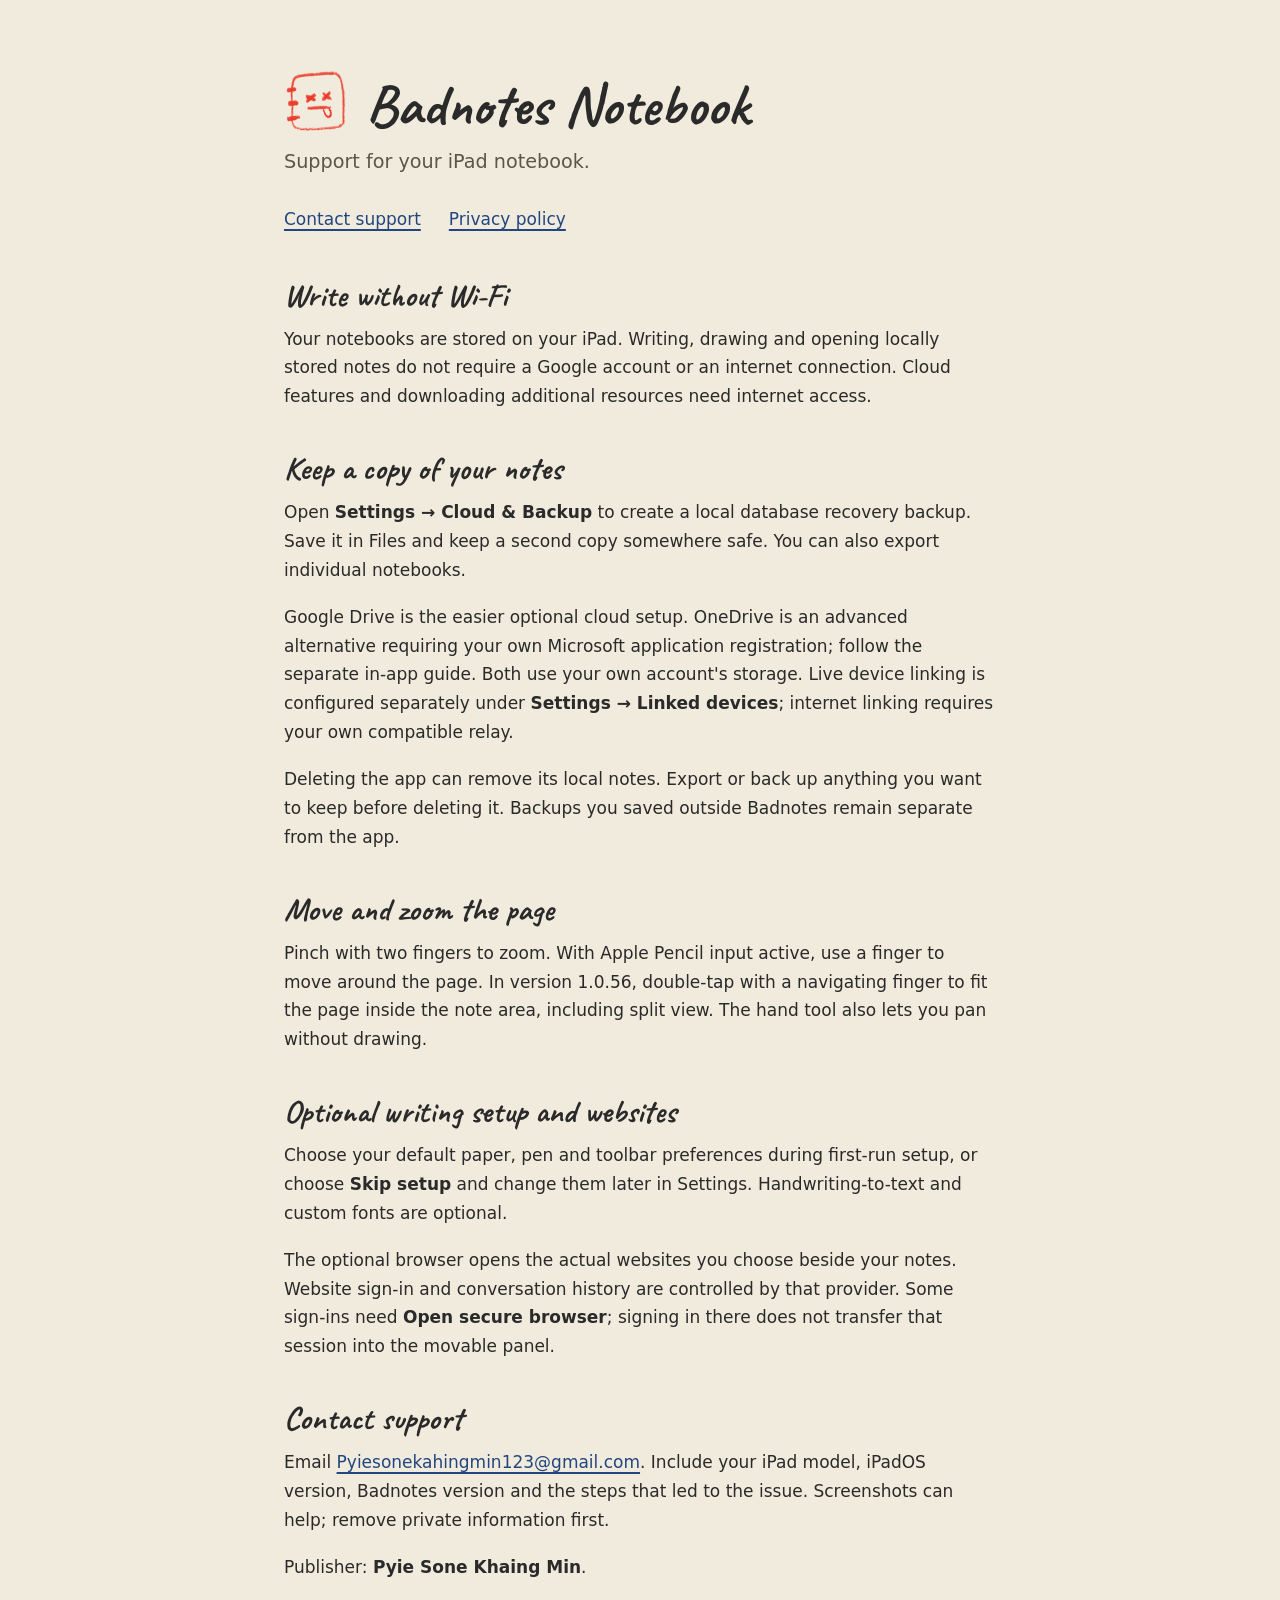
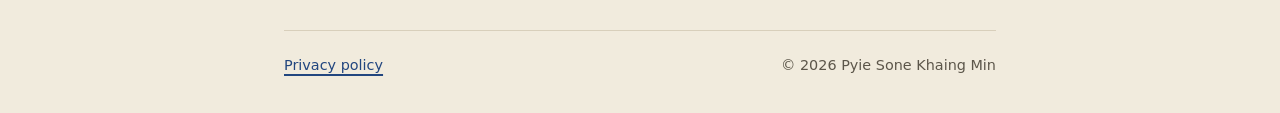
<file: index.html>
<!doctype html>
<html lang="en">
<head>
  <meta charset="utf-8">
  <meta name="viewport" content="width=device-width, initial-scale=1">
  <meta name="theme-color" content="#f1ebdd">
  <title>Badnotes Notebook — iPad support</title>
  <meta name="description" content="Help, backups and privacy information for Badnotes Notebook on iPad.">
  <link rel="icon" href="icon.png">
  <link rel="stylesheet" href="support.css">
</head>
<body>
  <a class="skip" href="#content">Skip to content</a>
  <main id="content">
    <header><img src="icon.png" alt="" width="64" height="64"><h1>Badnotes Notebook</h1></header>
    <p class="intro">Support for your iPad notebook.</p>
    <nav aria-label="Support"><a href="#contact">Contact support</a><a href="privacy.html">Privacy policy</a></nav>

    <h2>Write without Wi-Fi</h2>
    <p>Your notebooks are stored on your iPad. Writing, drawing and opening locally stored notes do not require a Google account or an internet connection. Cloud features and downloading additional resources need internet access.</p>

    <h2>Keep a copy of your notes</h2>
    <p>Open <strong>Settings → Cloud &amp; Backup</strong> to create a local database recovery backup. Save it in Files and keep a second copy somewhere safe. You can also export individual notebooks.</p>
    <p>Google Drive is the easier optional cloud setup. OneDrive is an advanced alternative requiring your own Microsoft application registration; follow the separate in-app guide. Both use your own account's storage. Live device linking is configured separately under <strong>Settings → Linked devices</strong>; internet linking requires your own compatible relay.</p>
    <p>Deleting the app can remove its local notes. Export or back up anything you want to keep before deleting it. Backups you saved outside Badnotes remain separate from the app.</p>

    <h2>Move and zoom the page</h2>
    <p>Pinch with two fingers to zoom. With Apple Pencil input active, use a finger to move around the page. In version 1.0.56, double-tap with a navigating finger to fit the page inside the note area, including split view. The hand tool also lets you pan without drawing.</p>
    <h2>Optional writing setup and websites</h2>
    <p>Choose your default paper, pen and toolbar preferences during first-run setup, or choose <strong>Skip setup</strong> and change them later in Settings. Handwriting-to-text and custom fonts are optional.</p>
    <p>The optional browser opens the actual websites you choose beside your notes. Website sign-in and conversation history are controlled by that provider. Some sign-ins need <strong>Open secure browser</strong>; signing in there does not transfer that session into the movable panel.</p>

    <h2 id="contact">Contact support</h2>
    <p>Email <a href="mailto:Pyiesonekahingmin123@gmail.com">Pyiesonekahingmin123@gmail.com</a>. Include your iPad model, iPadOS version, Badnotes version and the steps that led to the issue. Screenshots can help; remove private information first.</p>
    <p>Publisher: <strong>Pyie Sone Khaing Min</strong>.</p>
    <footer><a href="privacy.html">Privacy policy</a><span>© 2026 Pyie Sone Khaing Min</span></footer>
  </main>
</body>
</html>
</file>
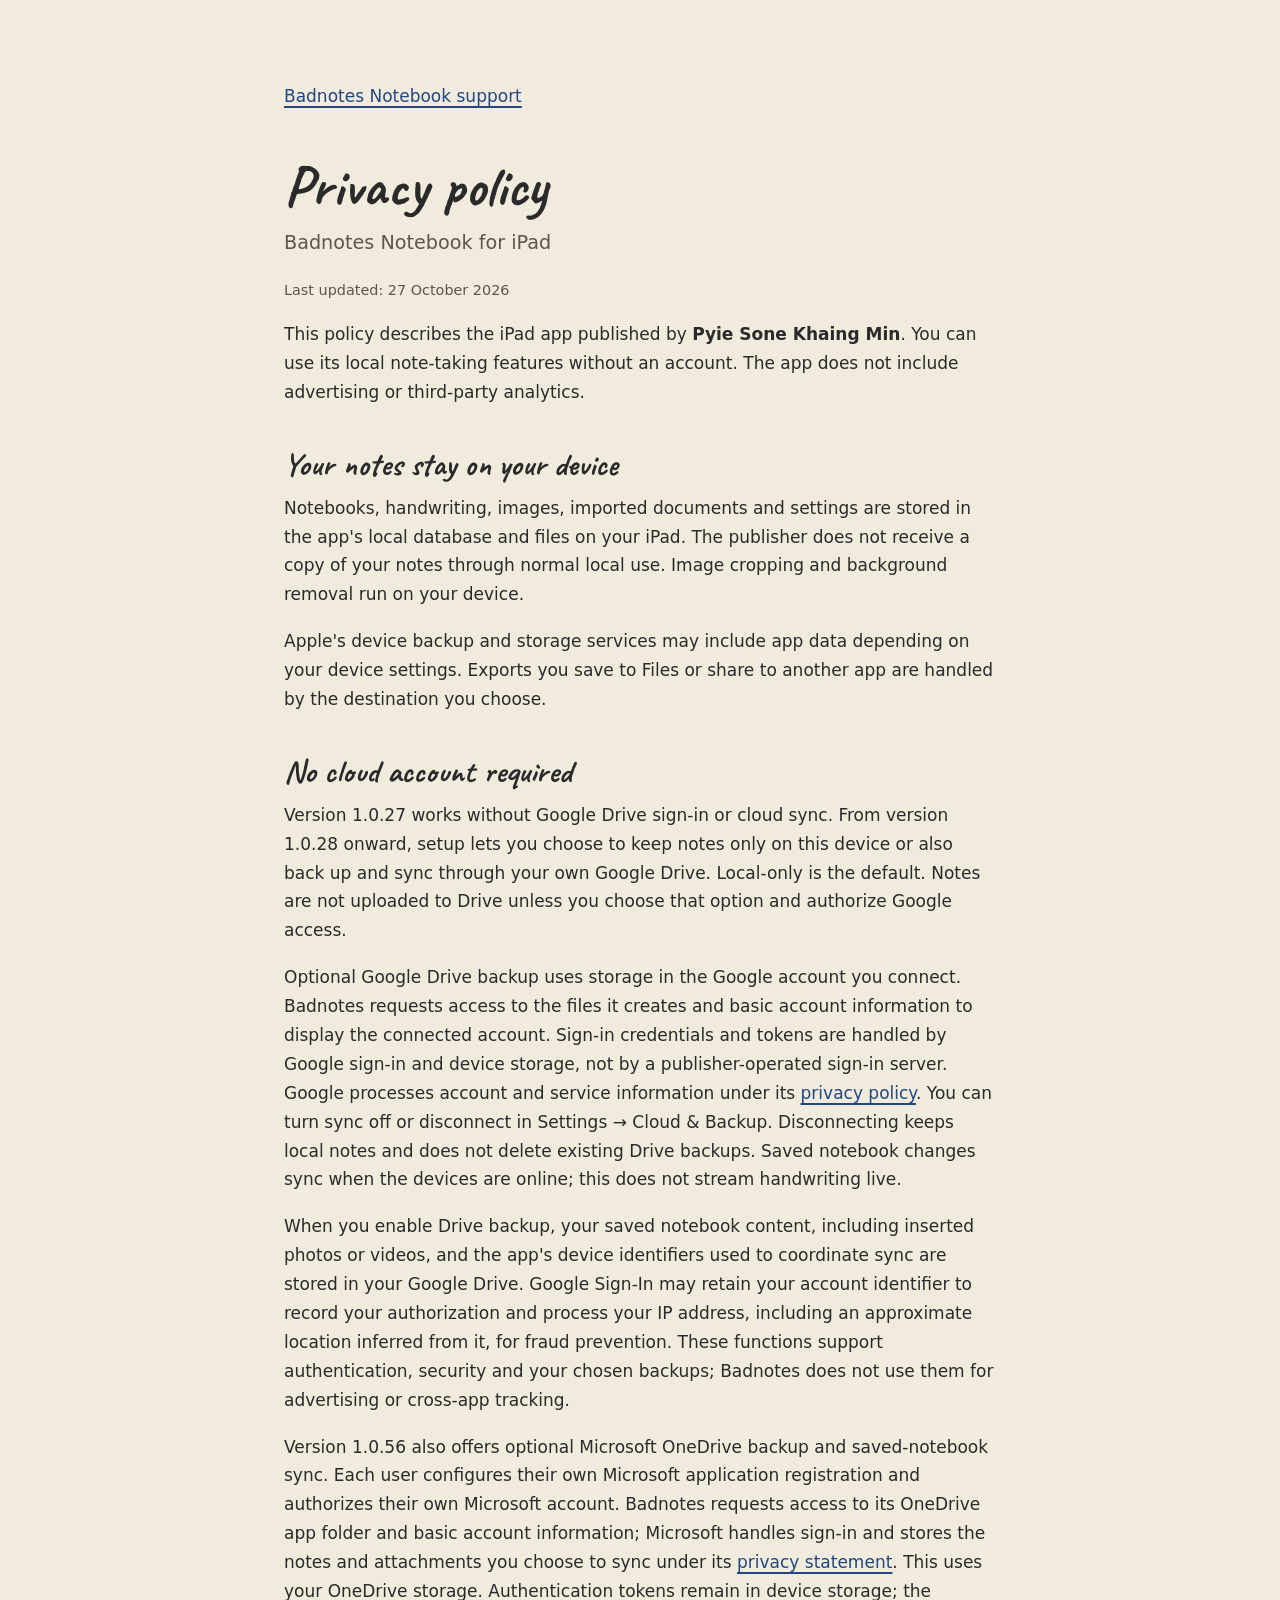
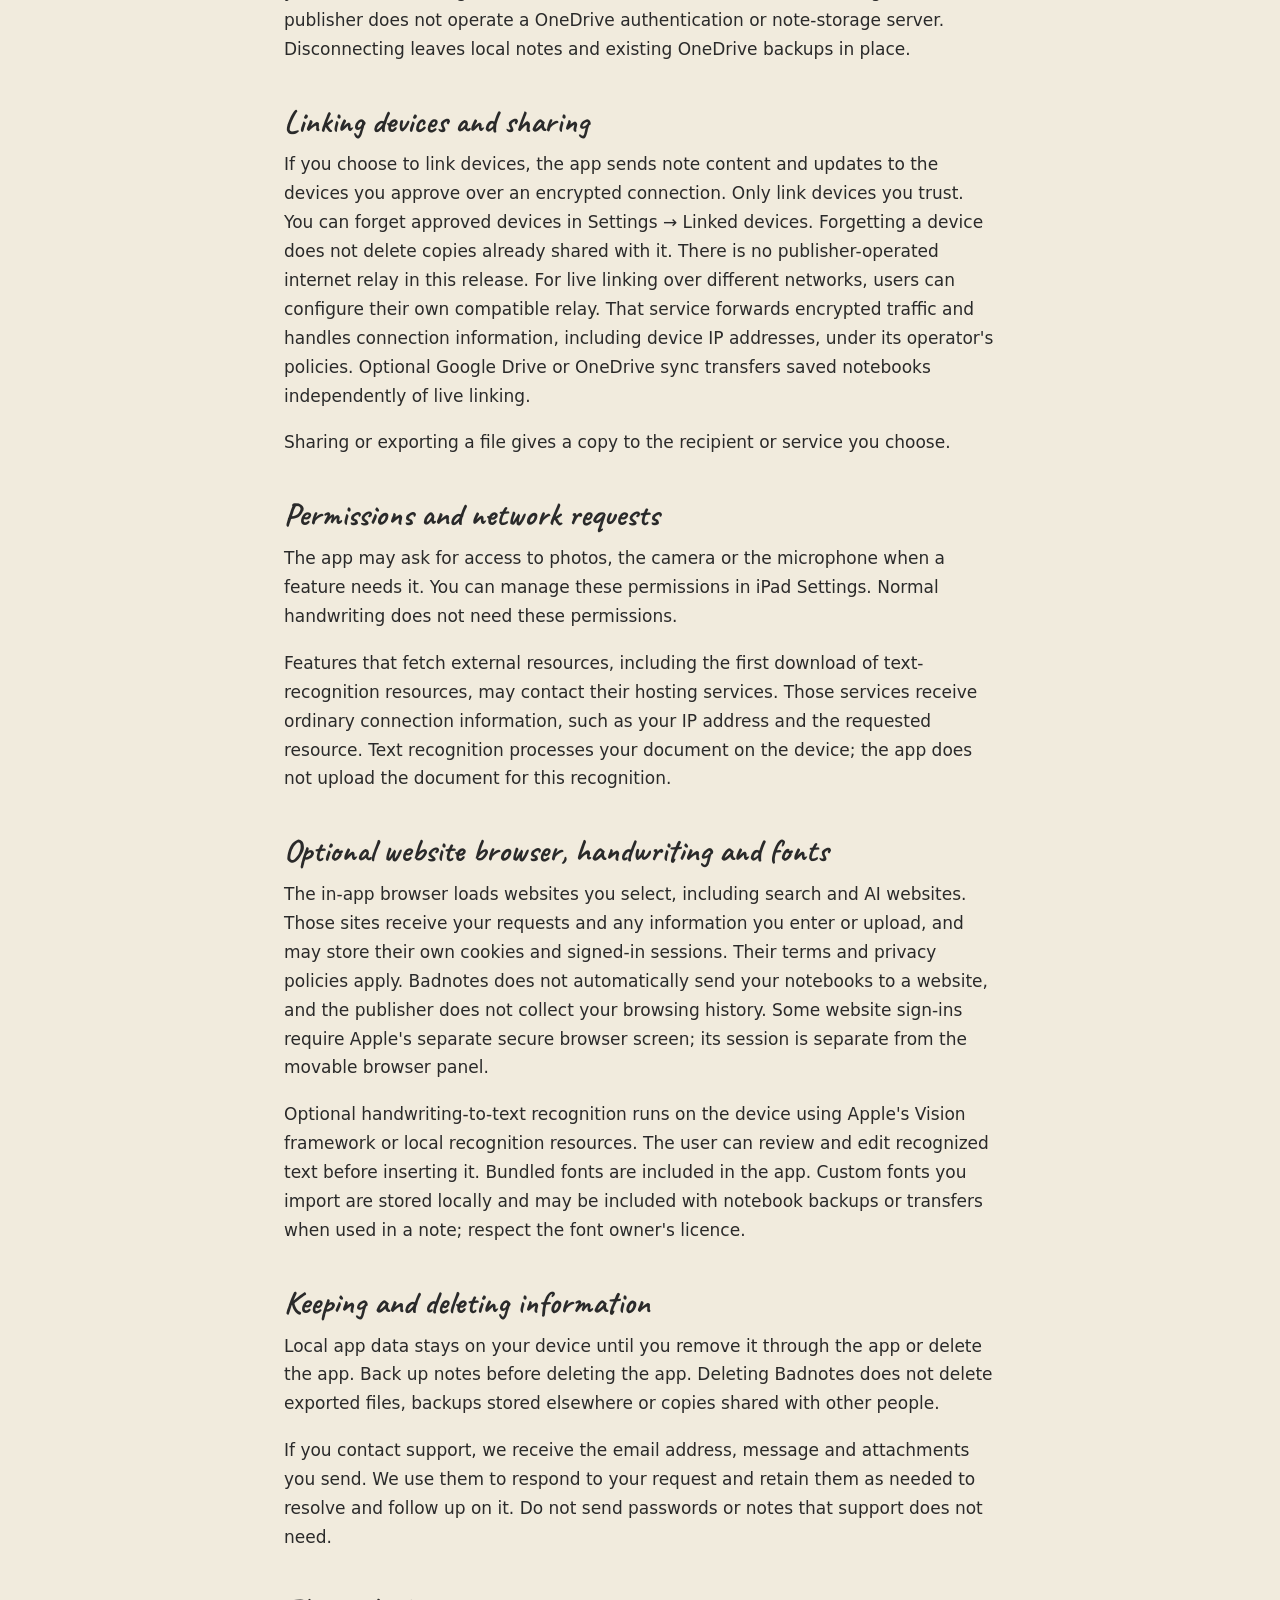
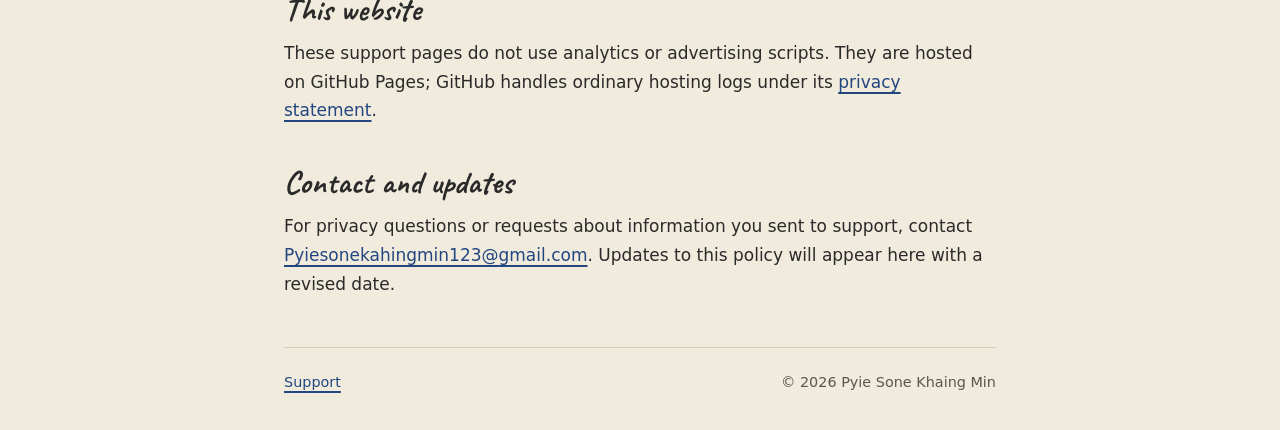
<file: privacy.html>
<!doctype html>
<html lang="en">
<head>
  <meta charset="utf-8">
  <meta name="viewport" content="width=device-width, initial-scale=1">
  <meta name="theme-color" content="#f1ebdd">
  <title>Badnotes Notebook — Privacy policy</title>
  <link rel="icon" href="icon.png">
  <link rel="stylesheet" href="support.css">
</head>
<body>
  <a class="skip" href="#content">Skip to content</a>
  <main id="content">
    <nav aria-label="Support"><a href="index.html">Badnotes Notebook support</a></nav>
    <h1>Privacy policy</h1>
    <p class="intro">Badnotes Notebook for iPad</p>
    <p class="meta">Last updated: 27 October 2026</p>
    <p>This policy describes the iPad app published by <strong>Pyie Sone Khaing Min</strong>. You can use its local note-taking features without an account. The app does not include advertising or third-party analytics.</p>

    <h2>Your notes stay on your device</h2>
    <p>Notebooks, handwriting, images, imported documents and settings are stored in the app's local database and files on your iPad. The publisher does not receive a copy of your notes through normal local use. Image cropping and background removal run on your device.</p>
    <p>Apple's device backup and storage services may include app data depending on your device settings. Exports you save to Files or share to another app are handled by the destination you choose.</p>

    <h2>No cloud account required</h2>
    <p>Version 1.0.27 works without Google Drive sign-in or cloud sync. From version 1.0.28 onward, setup lets you choose to keep notes only on this device or also back up and sync through your own Google Drive. Local-only is the default. Notes are not uploaded to Drive unless you choose that option and authorize Google access.</p>
    <p>Optional Google Drive backup uses storage in the Google account you connect. Badnotes requests access to the files it creates and basic account information to display the connected account. Sign-in credentials and tokens are handled by Google sign-in and device storage, not by a publisher-operated sign-in server. Google processes account and service information under its <a href="https://policies.google.com/privacy">privacy policy</a>. You can turn sync off or disconnect in Settings → Cloud &amp; Backup. Disconnecting keeps local notes and does not delete existing Drive backups. Saved notebook changes sync when the devices are online; this does not stream handwriting live.</p>
    <p>When you enable Drive backup, your saved notebook content, including inserted photos or videos, and the app's device identifiers used to coordinate sync are stored in your Google Drive. Google Sign-In may retain your account identifier to record your authorization and process your IP address, including an approximate location inferred from it, for fraud prevention. These functions support authentication, security and your chosen backups; Badnotes does not use them for advertising or cross-app tracking.</p>
    <p>Version 1.0.56 also offers optional Microsoft OneDrive backup and saved-notebook sync. Each user configures their own Microsoft application registration and authorizes their own Microsoft account. Badnotes requests access to its OneDrive app folder and basic account information; Microsoft handles sign-in and stores the notes and attachments you choose to sync under its <a href="https://privacy.microsoft.com/privacystatement">privacy statement</a>. This uses your OneDrive storage. Authentication tokens remain in device storage; the publisher does not operate a OneDrive authentication or note-storage server. Disconnecting leaves local notes and existing OneDrive backups in place.</p>

    <h2>Linking devices and sharing</h2>
    <p>If you choose to link devices, the app sends note content and updates to the devices you approve over an encrypted connection. Only link devices you trust. You can forget approved devices in Settings → Linked devices. Forgetting a device does not delete copies already shared with it. There is no publisher-operated internet relay in this release. For live linking over different networks, users can configure their own compatible relay. That service forwards encrypted traffic and handles connection information, including device IP addresses, under its operator's policies. Optional Google Drive or OneDrive sync transfers saved notebooks independently of live linking.</p>
    <p>Sharing or exporting a file gives a copy to the recipient or service you choose.</p>

    <h2>Permissions and network requests</h2>
    <p>The app may ask for access to photos, the camera or the microphone when a feature needs it. You can manage these permissions in iPad Settings. Normal handwriting does not need these permissions.</p>
    <p>Features that fetch external resources, including the first download of text-recognition resources, may contact their hosting services. Those services receive ordinary connection information, such as your IP address and the requested resource. Text recognition processes your document on the device; the app does not upload the document for this recognition.</p>
    <h2>Optional website browser, handwriting and fonts</h2>
    <p>The in-app browser loads websites you select, including search and AI websites. Those sites receive your requests and any information you enter or upload, and may store their own cookies and signed-in sessions. Their terms and privacy policies apply. Badnotes does not automatically send your notebooks to a website, and the publisher does not collect your browsing history. Some website sign-ins require Apple's separate secure browser screen; its session is separate from the movable browser panel.</p>
    <p>Optional handwriting-to-text recognition runs on the device using Apple's Vision framework or local recognition resources. The user can review and edit recognized text before inserting it. Bundled fonts are included in the app. Custom fonts you import are stored locally and may be included with notebook backups or transfers when used in a note; respect the font owner's licence.</p>

    <h2>Keeping and deleting information</h2>
    <p>Local app data stays on your device until you remove it through the app or delete the app. Back up notes before deleting the app. Deleting Badnotes does not delete exported files, backups stored elsewhere or copies shared with other people.</p>
    <p>If you contact support, we receive the email address, message and attachments you send. We use them to respond to your request and retain them as needed to resolve and follow up on it. Do not send passwords or notes that support does not need.</p>

    <h2>This website</h2>
    <p>These support pages do not use analytics or advertising scripts. They are hosted on GitHub Pages; GitHub handles ordinary hosting logs under its <a href="https://docs.github.com/en/site-policy/privacy-policies/github-general-privacy-statement">privacy statement</a>.</p>

    <h2>Contact and updates</h2>
    <p>For privacy questions or requests about information you sent to support, contact <a href="mailto:Pyiesonekahingmin123@gmail.com">Pyiesonekahingmin123@gmail.com</a>. Updates to this policy will appear here with a revised date.</p>
    <footer><a href="index.html">Support</a><span>© 2026 Pyie Sone Khaing Min</span></footer>
  </main>
</body>
</html>
</file>
<file: support.css>
@font-face{font-family:Caveat;src:url('fonts/caveat-700.woff2') format('woff2');font-weight:700;font-display:swap}
:root{color-scheme:light;--paper:#f1ebdd;--ink:#2a2a2a;--muted:#5c564a;--line:#d8cfbb;--link:#22467f}
*{box-sizing:border-box}
html{background:var(--paper);color:var(--ink);scroll-padding-top:24px}
body{margin:0;font:17px/1.7 system-ui,-apple-system,BlinkMacSystemFont,'Segoe UI',sans-serif}
main{max-width:760px;margin:auto;padding:56px 24px 36px}
header{display:flex;align-items:center;gap:18px}
header img{flex-shrink:0}
h1,h2{font-family:Caveat,'Segoe Print',cursive;font-weight:700;line-height:1.15}
h1{font-size:clamp(2.7rem,7vw,3.6rem);margin:16px 0 8px;text-wrap:balance}
h2{font-size:2rem;margin:40px 0 10px;text-wrap:balance}
p{margin:0 0 18px}
a{color:var(--link);text-underline-offset:4px;text-decoration-thickness:1.5px;overflow-wrap:anywhere}
a:hover{text-decoration-thickness:3px}
a:focus-visible{outline:3px solid var(--link);outline-offset:5px;border-radius:2px}
nav{display:flex;gap:12px 28px;flex-wrap:wrap;margin:22px 0 38px}
nav a{padding:4px 0}
.intro{font-size:1.2rem;color:var(--muted)}
.meta{color:var(--muted);font-size:.9rem}
code{font: .92em ui-monospace,Consolas,monospace;overflow-wrap:anywhere}
footer{border-top:1px solid var(--line);margin-top:48px;padding-top:22px;display:flex;justify-content:space-between;gap:14px;flex-wrap:wrap;font-size:.9rem;color:var(--muted)}
.skip{position:absolute;top:-100px;left:16px;background:var(--paper);padding:8px 16px}
.skip:focus{top:12px}
::selection{background:#c6d7eb;color:#152b49}
@media(max-width:460px){main{padding:30px 22px}header{gap:12px}header img{width:48px;height:48px}h1{font-size:2.6rem}footer{display:block}footer span{display:block;margin-top:12px}}
</file>
